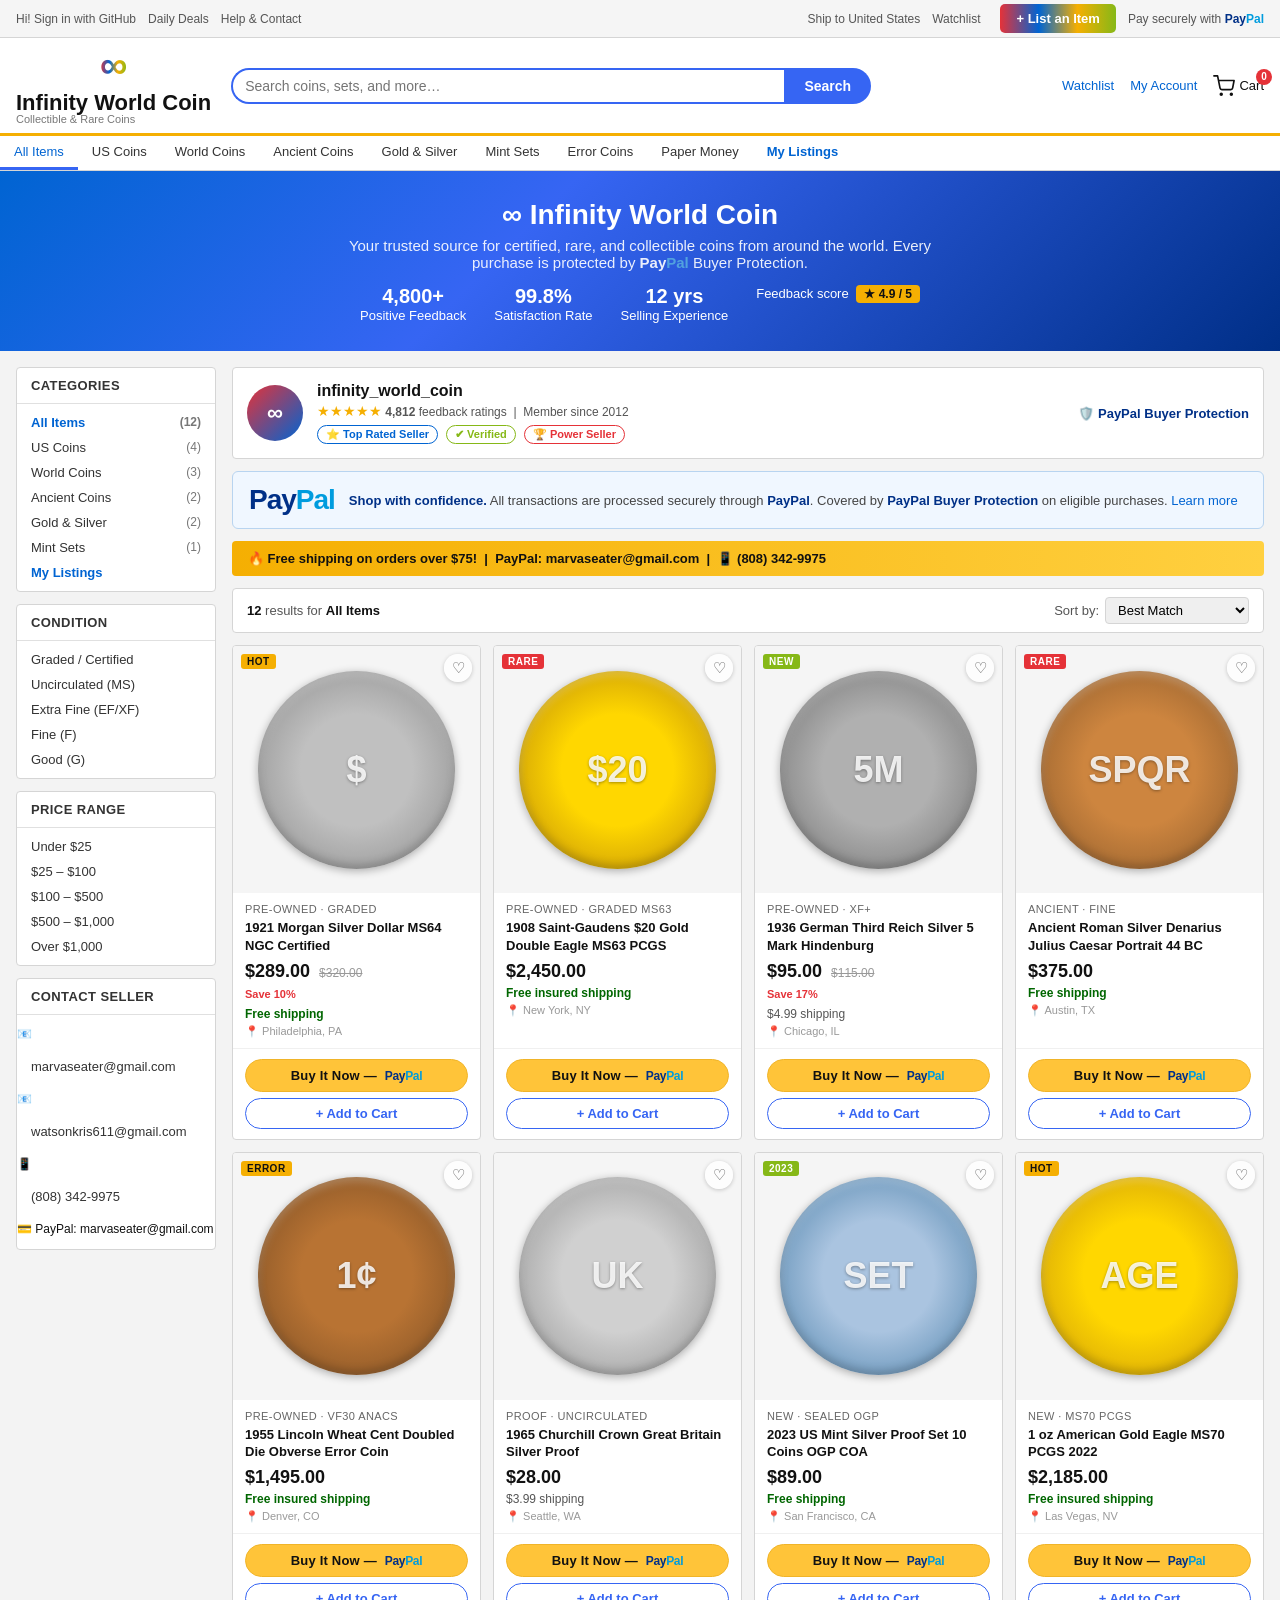
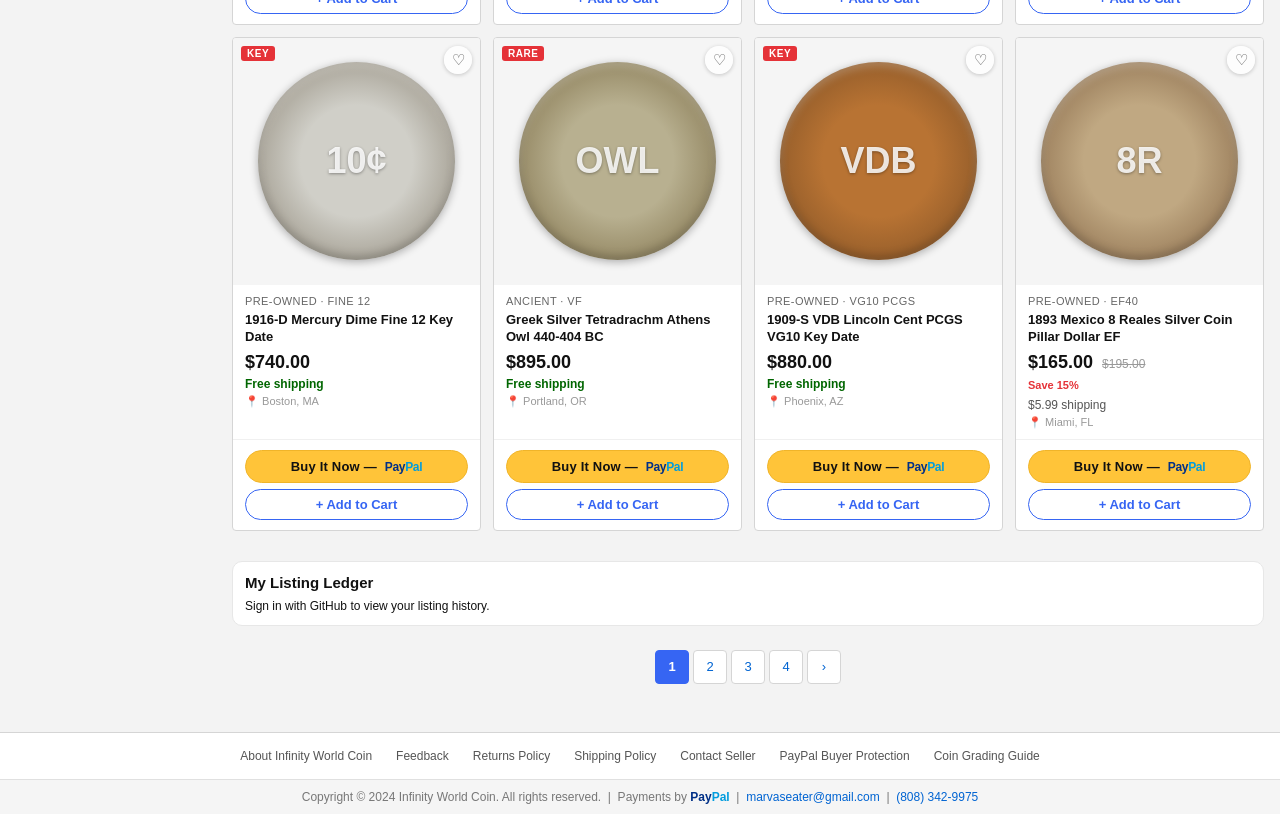
<file: index.html>
<!DOCTYPE html>
<html lang="en">
<head>
  <meta charset="UTF-8" />
  <meta name="viewport" content="width=device-width, initial-scale=1.0" />
  <title>Infinity World Coin – Collectible Coins Store</title>
  <link rel="stylesheet" href="styles.css" />
  <style>
    .inf-symbol{font-size:2.4rem;font-weight:900;background:linear-gradient(90deg,#e53238 0%,#0064d2 35%,#f5af02 65%,#86b817 100%);-webkit-background-clip:text;-webkit-text-fill-color:transparent;background-clip:text;line-height:1}
    .inf-logo-wrap{display:flex;align-items:center;gap:8px}
    .inf-wordmark .w1{font-size:22px;font-weight:900;color:#111}
    .inf-wordmark .w2{font-size:11px;color:#777;display:block}
    .iwc-modal{position:fixed;inset:0;background:rgba(0,0,0,.75);z-index:1000;display:none;align-items:center;justify-content:center;padding:16px}
    .iwc-modal.open{display:flex}
    .iwc-box{background:#fff;border-radius:10px;padding:24px;width:100%;max-width:440px;max-height:90vh;overflow-y:auto}
    .iwc-box h3{font-size:18px;font-weight:700;margin-bottom:16px}
    .iwc-box label{display:block;font-size:12px;font-weight:700;color:#555;margin-bottom:3px;margin-top:10px}
    .iwc-box input,.iwc-box textarea,.iwc-box select{width:100%;padding:9px;border:1px solid #ccc;border-radius:5px;font-size:13px;margin-bottom:2px;font-family:inherit}
    .iwc-box textarea{min-height:60px;resize:vertical}
    .mrow{display:flex;gap:8px;margin-top:14px}
    .mbtn{flex:1;padding:10px;border-radius:6px;font-weight:700;font-size:13px;cursor:pointer;border:none}
    .mbtn.confirm{background:linear-gradient(90deg,#e53238,#0064d2);color:#fff}
    .mbtn.cancel{background:#f5f5f5;color:#555;border:1px solid #ccc}
    .gh-note{font-size:11px;color:#666;background:#f6f8fa;padding:8px;border-radius:4px;line-height:1.5;margin-bottom:12px}
    .gh-note a{color:#0064d2}
    .gh-note code{background:#eee;padding:1px 4px;border-radius:3px}
    #add-listing-btn{background:linear-gradient(90deg,#e53238,#0064d2,#f5af02,#86b817);color:#fff;border:none;padding:7px 16px;border-radius:5px;font-weight:700;font-size:13px;cursor:pointer;margin-left:8px}
    .upload-hint{font-size:11px;color:#666;margin-top:4px}
    #l-image-preview{margin-top:8px;width:160px;height:160px;border:1px solid #ddd;border-radius:6px;object-fit:cover;display:none}
    .listing-photo{width:100%;height:100%;object-fit:cover;border-radius:10px}
    .ledger-card{margin-top:18px;background:#fff;border:1px solid #e7e7e7;border-radius:10px;padding:12px}
    .ledger-entry{font-size:12px;color:#444;padding:7px 0;border-bottom:1px solid #f0f0f0}
    .ledger-entry:last-child{border-bottom:none}
  </style>
</head>
<body>

<div class="top-bar">
  <div class="top-bar-left">
    <span id="greeting-text">Hi! <a href="#" onclick="openGHModal();return false">Sign in with GitHub</a></span>
    <a href="#">Daily Deals</a>
    <a href="#contact-section">Help &amp; Contact</a>
  </div>
  <div class="top-bar-right">
    <a href="#">Ship to United States</a>
    <a href="#watchlist">Watchlist</a>
    <button id="add-listing-btn" onclick="openListingModal()">+ List an Item</button>
    <a href="https://www.paypal.com" target="_blank" rel="noopener">Pay securely with <strong><span style="color:#003087">Pay</span><span style="color:#009cde">Pal</span></strong></a>
  </div>
</div>

<header class="site-header">
  <div class="header-inner">
    <a href="index.html" class="store-logo inf-logo-wrap" style="text-decoration:none">
      <div class="inf-symbol">∞</div>
      <div class="inf-wordmark">
        <span class="w1">Infinity World Coin</span>
        <span class="w2">Collectible &amp; Rare Coins</span>
      </div>
    </a>
    <form class="search-form" onsubmit="return searchItems(event)">
      <input type="text" id="searchInput" placeholder="Search coins, sets, and more…" aria-label="Search store" />
      <button type="submit">Search</button>
    </form>
    <div class="header-actions">
      <a href="#watchlist">Watchlist</a>
      <a href="#" onclick="openGHModal();return false" id="account-link">My Account</a>
      <a href="https://www.paypal.com/webapps/mpp/cart" target="_blank" rel="noopener" class="cart-icon" title="View PayPal Cart">
        <svg viewBox="0 0 24 24" fill="none" stroke="currentColor" stroke-width="1.8" stroke-linecap="round" stroke-linejoin="round"><circle cx="9" cy="21" r="1"/><circle cx="20" cy="21" r="1"/><path d="M1 1h4l2.68 13.39a2 2 0 0 0 2 1.61h9.72a2 2 0 0 0 2-1.61L23 6H6"/></svg>
        <span id="cartCount" class="cart-badge">0</span>Cart
      </a>
    </div>
  </div>
</header>

<nav class="category-nav" aria-label="Store categories">
  <ul>
    <li><a href="#" class="active" onclick="filterCategory('all',this)">All Items</a></li>
    <li><a href="#" onclick="filterCategory('us',this)">US Coins</a></li>
    <li><a href="#" onclick="filterCategory('world',this)">World Coins</a></li>
    <li><a href="#" onclick="filterCategory('ancient',this)">Ancient Coins</a></li>
    <li><a href="#" onclick="filterCategory('gold',this)">Gold &amp; Silver</a></li>
    <li><a href="#" onclick="filterCategory('set',this)">Mint Sets</a></li>
    <li><a href="#" onclick="filterCategory('error',this)">Error Coins</a></li>
    <li><a href="#" onclick="filterCategory('note',this)">Paper Money</a></li>
    <li><a href="#" onclick="filterCategory('mine',this)" style="color:#0064d2;font-weight:700">My Listings</a></li>
  </ul>
</nav>

<div class="store-banner">
  <h1>∞ Infinity World Coin</h1>
  <p>Your trusted source for certified, rare, and collectible coins from around the world. Every purchase is protected by <strong>Pay<span style="color:#56aadf">Pal</span></strong> Buyer Protection.</p>
  <div class="banner-stats">
    <div class="banner-stat"><strong>4,800+</strong> Positive Feedback</div>
    <div class="banner-stat"><strong>99.8%</strong> Satisfaction Rate</div>
    <div class="banner-stat"><strong>12 yrs</strong> Selling Experience</div>
    <div class="banner-stat">Feedback score <span class="feedback-score">★ 4.9 / 5</span></div>
  </div>
</div>

<div class="page-container">
  <aside class="sidebar">
    <div class="sidebar-section">
      <h3>Categories</h3>
      <ul>
        <li><a href="#" class="active" onclick="filterCategory('all',this)">All Items <span class="count">(12)</span></a></li>
        <li><a href="#" onclick="filterCategory('us',this)">US Coins <span class="count">(4)</span></a></li>
        <li><a href="#" onclick="filterCategory('world',this)">World Coins <span class="count">(3)</span></a></li>
        <li><a href="#" onclick="filterCategory('ancient',this)">Ancient Coins <span class="count">(2)</span></a></li>
        <li><a href="#" onclick="filterCategory('gold',this)">Gold &amp; Silver <span class="count">(2)</span></a></li>
        <li><a href="#" onclick="filterCategory('set',this)">Mint Sets <span class="count">(1)</span></a></li>
        <li><a href="#" onclick="filterCategory('mine',this)" style="color:#0064d2;font-weight:700">My Listings</a></li>
      </ul>
    </div>
    <div class="sidebar-section">
      <h3>Condition</h3>
      <ul>
        <li><a href="#">Graded / Certified</a></li>
        <li><a href="#">Uncirculated (MS)</a></li>
        <li><a href="#">Extra Fine (EF/XF)</a></li>
        <li><a href="#">Fine (F)</a></li>
        <li><a href="#">Good (G)</a></li>
      </ul>
    </div>
    <div class="sidebar-section">
      <h3>Price Range</h3>
      <ul>
        <li><a href="#">Under $25</a></li>
        <li><a href="#">$25 – $100</a></li>
        <li><a href="#">$100 – $500</a></li>
        <li><a href="#">$500 – $1,000</a></li>
        <li><a href="#">Over $1,000</a></li>
      </ul>
    </div>
    <div class="sidebar-section" id="contact-section">
      <h3>Contact Seller</h3>
      <ul style="font-size:12px;line-height:2.2">
        <li>📧 <a href="mailto:marvaseater@gmail.com">marvaseater@gmail.com</a></li>
        <li>📧 <a href="mailto:watsonkris611@gmail.com">watsonkris611@gmail.com</a></li>
        <li>📱 <a href="tel:8083429975">(808) 342-9975</a></li>
        <li>💳 PayPal: marvaseater@gmail.com</li>
      </ul>
    </div>
  </aside>

  <main class="main-content">
    <div class="seller-panel">
      <div class="seller-avatar" style="background:linear-gradient(135deg,#e53238,#0064d2);color:#fff;font-size:1.4rem">∞</div>
      <div class="seller-info">
        <div class="seller-name">infinity_world_coin</div>
        <div class="seller-meta"><span class="seller-stars">★★★★★</span> <strong>4,812</strong> feedback ratings &nbsp;|&nbsp; Member since 2012</div>
        <div class="seller-badges">
          <span class="seller-badge badge-toprated">⭐ Top Rated Seller</span>
          <span class="seller-badge badge-verified">✔ Verified</span>
          <span class="seller-badge badge-powerseller">🏆 Power Seller</span>
        </div>
      </div>
      <a href="https://www.paypal.com/us/webapps/mpp/buyer-protection" target="_blank" rel="noopener" style="margin-left:auto;font-size:13px;color:#003087;font-weight:600">🛡️ PayPal Buyer Protection</a>
    </div>

    <div class="paypal-trust">
      <div class="pp-big-logo"><span class="pp-blue">Pay</span><span class="pp-sky">Pal</span></div>
      <p><strong>Shop with confidence.</strong> All transactions are processed securely through <strong>PayPal</strong>. Covered by <strong>PayPal Buyer Protection</strong> on eligible purchases. <a href="https://www.paypal.com/us/webapps/mpp/buyer-protection" target="_blank" rel="noopener">Learn more</a></p>
    </div>

    <div class="featured-banner">🔥 Free shipping on orders over $75! &nbsp;|&nbsp; PayPal: marvaseater@gmail.com &nbsp;|&nbsp; 📱 (808) 342-9975</div>

    <div class="results-bar">
      <span class="results-count"><strong id="resultCount">12</strong> results for <strong id="resultCategory">All Items</strong></span>
      <div class="sort-select">
        <label for="sortBy">Sort by:</label>
        <select id="sortBy" onchange="sortItems(this.value)">
          <option value="best">Best Match</option>
          <option value="price_asc">Price: Low to High</option>
          <option value="price_desc">Price: High to Low</option>
          <option value="newest">Newly Listed</option>
        </select>
      </div>
    </div>

    <p class="no-results-msg" id="noResults">No coins found matching your search. Try different keywords.</p>

    <div class="product-grid" id="productGrid">

      <div class="product-card" data-category="us" data-title="1921 Morgan Silver Dollar MS64 NGC Certified" data-price="289">
        <div class="card-image"><div class="coin-placeholder" style="background:radial-gradient(circle,#c0c0c0 40%,#8a8a8a 100%)">$</div><span class="badge-corner badge-hot">HOT</span><button class="watchlist-btn" onclick="toggleWatch(this)" title="Add to watchlist">♡</button></div>
        <div class="card-body"><div class="card-condition">Pre-Owned · Graded</div><div class="card-title"><a href="#">1921 Morgan Silver Dollar MS64 NGC Certified</a></div><div class="card-price">$289.00 <span class="price-was">$320.00</span><br><span class="price-save">Save 10%</span></div><div class="card-shipping"><span class="free-ship">Free shipping</span></div><div class="card-location">📍 Philadelphia, PA</div></div>
        <div class="card-footer"><form action="https://www.paypal.com/cgi-bin/webscr" method="post" target="_blank"><input type="hidden" name="cmd" value="_xclick"><input type="hidden" name="business" value="marvaseater@gmail.com"><input type="hidden" name="item_name" value="1921 Morgan Silver Dollar MS64 NGC Certified"><input type="hidden" name="amount" value="289.00"><input type="hidden" name="currency_code" value="USD"><input type="hidden" name="shipping" value="0"><button type="submit" class="btn-buy-now">Buy It Now — <span class="pp-logo"><span class="pp-blue">Pay</span><span class="pp-sky">Pal</span></span></button></form><form action="https://www.paypal.com/cgi-bin/webscr" method="post" target="_blank"><input type="hidden" name="cmd" value="_cart"><input type="hidden" name="add" value="1"><input type="hidden" name="business" value="marvaseater@gmail.com"><input type="hidden" name="item_name" value="1921 Morgan Silver Dollar MS64 NGC Certified"><input type="hidden" name="amount" value="289.00"><input type="hidden" name="currency_code" value="USD"><input type="hidden" name="shipping" value="0"><button type="submit" class="btn-add-cart">+ Add to Cart</button></form></div>
      </div>

      <div class="product-card" data-category="gold" data-title="1908 Saint-Gaudens $20 Gold Double Eagle MS63 PCGS" data-price="2450">
        <div class="card-image"><div class="coin-placeholder" style="background:radial-gradient(circle,#ffd700 40%,#b8860b 100%)">$20</div><span class="badge-corner">RARE</span><button class="watchlist-btn" onclick="toggleWatch(this)">♡</button></div>
        <div class="card-body"><div class="card-condition">Pre-Owned · Graded MS63</div><div class="card-title"><a href="#">1908 Saint-Gaudens $20 Gold Double Eagle MS63 PCGS</a></div><div class="card-price">$2,450.00</div><div class="card-shipping"><span class="free-ship">Free insured shipping</span></div><div class="card-location">📍 New York, NY</div></div>
        <div class="card-footer"><form action="https://www.paypal.com/cgi-bin/webscr" method="post" target="_blank"><input type="hidden" name="cmd" value="_xclick"><input type="hidden" name="business" value="marvaseater@gmail.com"><input type="hidden" name="item_name" value="1908 Saint-Gaudens $20 Gold Double Eagle MS63 PCGS"><input type="hidden" name="amount" value="2450.00"><input type="hidden" name="currency_code" value="USD"><input type="hidden" name="shipping" value="0"><button type="submit" class="btn-buy-now">Buy It Now — <span class="pp-logo"><span class="pp-blue">Pay</span><span class="pp-sky">Pal</span></span></button></form><form action="https://www.paypal.com/cgi-bin/webscr" method="post" target="_blank"><input type="hidden" name="cmd" value="_cart"><input type="hidden" name="add" value="1"><input type="hidden" name="business" value="marvaseater@gmail.com"><input type="hidden" name="item_name" value="1908 Saint-Gaudens $20 Gold Double Eagle MS63 PCGS"><input type="hidden" name="amount" value="2450.00"><input type="hidden" name="currency_code" value="USD"><input type="hidden" name="shipping" value="0"><button type="submit" class="btn-add-cart">+ Add to Cart</button></form></div>
      </div>

      <div class="product-card" data-category="world" data-title="1936 German Third Reich Silver 5 Mark Hindenburg" data-price="95">
        <div class="card-image"><div class="coin-placeholder" style="background:radial-gradient(circle,#b0b0b0 40%,#707070 100%)">5M</div><span class="badge-corner badge-new">NEW</span><button class="watchlist-btn" onclick="toggleWatch(this)">♡</button></div>
        <div class="card-body"><div class="card-condition">Pre-Owned · XF+</div><div class="card-title"><a href="#">1936 German Third Reich Silver 5 Mark Hindenburg</a></div><div class="card-price">$95.00 <span class="price-was">$115.00</span><br><span class="price-save">Save 17%</span></div><div class="card-shipping">$4.99 shipping</div><div class="card-location">📍 Chicago, IL</div></div>
        <div class="card-footer"><form action="https://www.paypal.com/cgi-bin/webscr" method="post" target="_blank"><input type="hidden" name="cmd" value="_xclick"><input type="hidden" name="business" value="marvaseater@gmail.com"><input type="hidden" name="item_name" value="1936 German Third Reich Silver 5 Mark Hindenburg"><input type="hidden" name="amount" value="95.00"><input type="hidden" name="currency_code" value="USD"><input type="hidden" name="shipping" value="4.99"><button type="submit" class="btn-buy-now">Buy It Now — <span class="pp-logo"><span class="pp-blue">Pay</span><span class="pp-sky">Pal</span></span></button></form><form action="https://www.paypal.com/cgi-bin/webscr" method="post" target="_blank"><input type="hidden" name="cmd" value="_cart"><input type="hidden" name="add" value="1"><input type="hidden" name="business" value="marvaseater@gmail.com"><input type="hidden" name="item_name" value="1936 German Third Reich Silver 5 Mark Hindenburg"><input type="hidden" name="amount" value="95.00"><input type="hidden" name="currency_code" value="USD"><input type="hidden" name="shipping" value="4.99"><button type="submit" class="btn-add-cart">+ Add to Cart</button></form></div>
      </div>

      <div class="product-card" data-category="ancient" data-title="Ancient Roman Silver Denarius Julius Caesar Portrait 44 BC" data-price="375">
        <div class="card-image"><div class="coin-placeholder" style="background:radial-gradient(circle,#cd853f 40%,#8b5a2b 100%)">SPQR</div><span class="badge-corner">RARE</span><button class="watchlist-btn" onclick="toggleWatch(this)">♡</button></div>
        <div class="card-body"><div class="card-condition">Ancient · Fine</div><div class="card-title"><a href="#">Ancient Roman Silver Denarius Julius Caesar Portrait 44 BC</a></div><div class="card-price">$375.00</div><div class="card-shipping"><span class="free-ship">Free shipping</span></div><div class="card-location">📍 Austin, TX</div></div>
        <div class="card-footer"><form action="https://www.paypal.com/cgi-bin/webscr" method="post" target="_blank"><input type="hidden" name="cmd" value="_xclick"><input type="hidden" name="business" value="marvaseater@gmail.com"><input type="hidden" name="item_name" value="Ancient Roman Silver Denarius Julius Caesar Portrait 44 BC"><input type="hidden" name="amount" value="375.00"><input type="hidden" name="currency_code" value="USD"><input type="hidden" name="shipping" value="0"><button type="submit" class="btn-buy-now">Buy It Now — <span class="pp-logo"><span class="pp-blue">Pay</span><span class="pp-sky">Pal</span></span></button></form><form action="https://www.paypal.com/cgi-bin/webscr" method="post" target="_blank"><input type="hidden" name="cmd" value="_cart"><input type="hidden" name="add" value="1"><input type="hidden" name="business" value="marvaseater@gmail.com"><input type="hidden" name="item_name" value="Ancient Roman Silver Denarius Julius Caesar Portrait 44 BC"><input type="hidden" name="amount" value="375.00"><input type="hidden" name="currency_code" value="USD"><input type="hidden" name="shipping" value="0"><button type="submit" class="btn-add-cart">+ Add to Cart</button></form></div>
      </div>

      <div class="product-card" data-category="us" data-title="1955 Lincoln Wheat Cent Doubled Die Obverse Error Coin" data-price="1495">
        <div class="card-image"><div class="coin-placeholder" style="background:radial-gradient(circle,#b87333 40%,#7a4d24 100%)">1¢</div><span class="badge-corner badge-hot">ERROR</span><button class="watchlist-btn" onclick="toggleWatch(this)">♡</button></div>
        <div class="card-body"><div class="card-condition">Pre-Owned · VF30 ANACS</div><div class="card-title"><a href="#">1955 Lincoln Wheat Cent Doubled Die Obverse Error Coin</a></div><div class="card-price">$1,495.00</div><div class="card-shipping"><span class="free-ship">Free insured shipping</span></div><div class="card-location">📍 Denver, CO</div></div>
        <div class="card-footer"><form action="https://www.paypal.com/cgi-bin/webscr" method="post" target="_blank"><input type="hidden" name="cmd" value="_xclick"><input type="hidden" name="business" value="marvaseater@gmail.com"><input type="hidden" name="item_name" value="1955 Lincoln Wheat Cent Doubled Die Obverse Error Coin"><input type="hidden" name="amount" value="1495.00"><input type="hidden" name="currency_code" value="USD"><input type="hidden" name="shipping" value="0"><button type="submit" class="btn-buy-now">Buy It Now — <span class="pp-logo"><span class="pp-blue">Pay</span><span class="pp-sky">Pal</span></span></button></form><form action="https://www.paypal.com/cgi-bin/webscr" method="post" target="_blank"><input type="hidden" name="cmd" value="_cart"><input type="hidden" name="add" value="1"><input type="hidden" name="business" value="marvaseater@gmail.com"><input type="hidden" name="item_name" value="1955 Lincoln Wheat Cent Doubled Die Obverse Error Coin"><input type="hidden" name="amount" value="1495.00"><input type="hidden" name="currency_code" value="USD"><input type="hidden" name="shipping" value="0"><button type="submit" class="btn-add-cart">+ Add to Cart</button></form></div>
      </div>

      <div class="product-card" data-category="world" data-title="1965 Churchill Crown Great Britain Silver Proof" data-price="28">
        <div class="card-image"><div class="coin-placeholder" style="background:radial-gradient(circle,#d0d0d0 40%,#909090 100%)">UK</div><button class="watchlist-btn" onclick="toggleWatch(this)">♡</button></div>
        <div class="card-body"><div class="card-condition">Proof · Uncirculated</div><div class="card-title"><a href="#">1965 Churchill Crown Great Britain Silver Proof</a></div><div class="card-price">$28.00</div><div class="card-shipping">$3.99 shipping</div><div class="card-location">📍 Seattle, WA</div></div>
        <div class="card-footer"><form action="https://www.paypal.com/cgi-bin/webscr" method="post" target="_blank"><input type="hidden" name="cmd" value="_xclick"><input type="hidden" name="business" value="marvaseater@gmail.com"><input type="hidden" name="item_name" value="1965 Churchill Crown Great Britain Silver Proof"><input type="hidden" name="amount" value="28.00"><input type="hidden" name="currency_code" value="USD"><input type="hidden" name="shipping" value="3.99"><button type="submit" class="btn-buy-now">Buy It Now — <span class="pp-logo"><span class="pp-blue">Pay</span><span class="pp-sky">Pal</span></span></button></form><form action="https://www.paypal.com/cgi-bin/webscr" method="post" target="_blank"><input type="hidden" name="cmd" value="_cart"><input type="hidden" name="add" value="1"><input type="hidden" name="business" value="marvaseater@gmail.com"><input type="hidden" name="item_name" value="1965 Churchill Crown Great Britain Silver Proof"><input type="hidden" name="amount" value="28.00"><input type="hidden" name="currency_code" value="USD"><input type="hidden" name="shipping" value="3.99"><button type="submit" class="btn-add-cart">+ Add to Cart</button></form></div>
      </div>

      <div class="product-card" data-category="set" data-title="2023 US Mint Silver Proof Set 10 Coins OGP COA" data-price="89">
        <div class="card-image"><div class="coin-placeholder" style="background:radial-gradient(circle,#aac4e0 40%,#4a7fa8 100%)">SET</div><span class="badge-corner badge-new">2023</span><button class="watchlist-btn" onclick="toggleWatch(this)">♡</button></div>
        <div class="card-body"><div class="card-condition">New · Sealed OGP</div><div class="card-title"><a href="#">2023 US Mint Silver Proof Set 10 Coins OGP COA</a></div><div class="card-price">$89.00</div><div class="card-shipping"><span class="free-ship">Free shipping</span></div><div class="card-location">📍 San Francisco, CA</div></div>
        <div class="card-footer"><form action="https://www.paypal.com/cgi-bin/webscr" method="post" target="_blank"><input type="hidden" name="cmd" value="_xclick"><input type="hidden" name="business" value="marvaseater@gmail.com"><input type="hidden" name="item_name" value="2023 US Mint Silver Proof Set 10 Coins OGP COA"><input type="hidden" name="amount" value="89.00"><input type="hidden" name="currency_code" value="USD"><input type="hidden" name="shipping" value="0"><button type="submit" class="btn-buy-now">Buy It Now — <span class="pp-logo"><span class="pp-blue">Pay</span><span class="pp-sky">Pal</span></span></button></form><form action="https://www.paypal.com/cgi-bin/webscr" method="post" target="_blank"><input type="hidden" name="cmd" value="_cart"><input type="hidden" name="add" value="1"><input type="hidden" name="business" value="marvaseater@gmail.com"><input type="hidden" name="item_name" value="2023 US Mint Silver Proof Set 10 Coins OGP COA"><input type="hidden" name="amount" value="89.00"><input type="hidden" name="currency_code" value="USD"><input type="hidden" name="shipping" value="0"><button type="submit" class="btn-add-cart">+ Add to Cart</button></form></div>
      </div>

      <div class="product-card" data-category="gold" data-title="1 oz American Gold Eagle MS70 PCGS 2022" data-price="2185">
        <div class="card-image"><div class="coin-placeholder" style="background:radial-gradient(circle,#ffd700 40%,#c8960c 100%)">AGE</div><span class="badge-corner badge-hot">HOT</span><button class="watchlist-btn" onclick="toggleWatch(this)">♡</button></div>
        <div class="card-body"><div class="card-condition">New · MS70 PCGS</div><div class="card-title"><a href="#">1 oz American Gold Eagle MS70 PCGS 2022</a></div><div class="card-price">$2,185.00</div><div class="card-shipping"><span class="free-ship">Free insured shipping</span></div><div class="card-location">📍 Las Vegas, NV</div></div>
        <div class="card-footer"><form action="https://www.paypal.com/cgi-bin/webscr" method="post" target="_blank"><input type="hidden" name="cmd" value="_xclick"><input type="hidden" name="business" value="marvaseater@gmail.com"><input type="hidden" name="item_name" value="1 oz American Gold Eagle MS70 PCGS 2022"><input type="hidden" name="amount" value="2185.00"><input type="hidden" name="currency_code" value="USD"><input type="hidden" name="shipping" value="0"><button type="submit" class="btn-buy-now">Buy It Now — <span class="pp-logo"><span class="pp-blue">Pay</span><span class="pp-sky">Pal</span></span></button></form><form action="https://www.paypal.com/cgi-bin/webscr" method="post" target="_blank"><input type="hidden" name="cmd" value="_cart"><input type="hidden" name="add" value="1"><input type="hidden" name="business" value="marvaseater@gmail.com"><input type="hidden" name="item_name" value="1 oz American Gold Eagle MS70 PCGS 2022"><input type="hidden" name="amount" value="2185.00"><input type="hidden" name="currency_code" value="USD"><input type="hidden" name="shipping" value="0"><button type="submit" class="btn-add-cart">+ Add to Cart</button></form></div>
      </div>

      <div class="product-card" data-category="us" data-title="1916-D Mercury Dime Fine 12 Key Date" data-price="740">
        <div class="card-image"><div class="coin-placeholder" style="background:radial-gradient(circle,#d0cfc8 40%,#888070 100%)">10¢</div><span class="badge-corner">KEY</span><button class="watchlist-btn" onclick="toggleWatch(this)">♡</button></div>
        <div class="card-body"><div class="card-condition">Pre-Owned · Fine 12</div><div class="card-title"><a href="#">1916-D Mercury Dime Fine 12 Key Date</a></div><div class="card-price">$740.00</div><div class="card-shipping"><span class="free-ship">Free shipping</span></div><div class="card-location">📍 Boston, MA</div></div>
        <div class="card-footer"><form action="https://www.paypal.com/cgi-bin/webscr" method="post" target="_blank"><input type="hidden" name="cmd" value="_xclick"><input type="hidden" name="business" value="marvaseater@gmail.com"><input type="hidden" name="item_name" value="1916-D Mercury Dime Fine 12 Key Date"><input type="hidden" name="amount" value="740.00"><input type="hidden" name="currency_code" value="USD"><input type="hidden" name="shipping" value="0"><button type="submit" class="btn-buy-now">Buy It Now — <span class="pp-logo"><span class="pp-blue">Pay</span><span class="pp-sky">Pal</span></span></button></form><form action="https://www.paypal.com/cgi-bin/webscr" method="post" target="_blank"><input type="hidden" name="cmd" value="_cart"><input type="hidden" name="add" value="1"><input type="hidden" name="business" value="marvaseater@gmail.com"><input type="hidden" name="item_name" value="1916-D Mercury Dime Fine 12 Key Date"><input type="hidden" name="amount" value="740.00"><input type="hidden" name="currency_code" value="USD"><input type="hidden" name="shipping" value="0"><button type="submit" class="btn-add-cart">+ Add to Cart</button></form></div>
      </div>

      <div class="product-card" data-category="ancient" data-title="Greek Silver Tetradrachm Athens Owl 440-404 BC" data-price="895">
        <div class="card-image"><div class="coin-placeholder" style="background:radial-gradient(circle,#b8b090 40%,#786840 100%)">OWL</div><span class="badge-corner">RARE</span><button class="watchlist-btn" onclick="toggleWatch(this)">♡</button></div>
        <div class="card-body"><div class="card-condition">Ancient · VF</div><div class="card-title"><a href="#">Greek Silver Tetradrachm Athens Owl 440-404 BC</a></div><div class="card-price">$895.00</div><div class="card-shipping"><span class="free-ship">Free shipping</span></div><div class="card-location">📍 Portland, OR</div></div>
        <div class="card-footer"><form action="https://www.paypal.com/cgi-bin/webscr" method="post" target="_blank"><input type="hidden" name="cmd" value="_xclick"><input type="hidden" name="business" value="marvaseater@gmail.com"><input type="hidden" name="item_name" value="Greek Silver Tetradrachm Athens Owl 440-404 BC"><input type="hidden" name="amount" value="895.00"><input type="hidden" name="currency_code" value="USD"><input type="hidden" name="shipping" value="0"><button type="submit" class="btn-buy-now">Buy It Now — <span class="pp-logo"><span class="pp-blue">Pay</span><span class="pp-sky">Pal</span></span></button></form><form action="https://www.paypal.com/cgi-bin/webscr" method="post" target="_blank"><input type="hidden" name="cmd" value="_cart"><input type="hidden" name="add" value="1"><input type="hidden" name="business" value="marvaseater@gmail.com"><input type="hidden" name="item_name" value="Greek Silver Tetradrachm Athens Owl 440-404 BC"><input type="hidden" name="amount" value="895.00"><input type="hidden" name="currency_code" value="USD"><input type="hidden" name="shipping" value="0"><button type="submit" class="btn-add-cart">+ Add to Cart</button></form></div>
      </div>

      <div class="product-card" data-category="us" data-title="1909-S VDB Lincoln Cent PCGS VG10 Key Date" data-price="880">
        <div class="card-image"><div class="coin-placeholder" style="background:radial-gradient(circle,#b87333 40%,#7a4d24 100%)">VDB</div><span class="badge-corner">KEY</span><button class="watchlist-btn" onclick="toggleWatch(this)">♡</button></div>
        <div class="card-body"><div class="card-condition">Pre-Owned · VG10 PCGS</div><div class="card-title"><a href="#">1909-S VDB Lincoln Cent PCGS VG10 Key Date</a></div><div class="card-price">$880.00</div><div class="card-shipping"><span class="free-ship">Free shipping</span></div><div class="card-location">📍 Phoenix, AZ</div></div>
        <div class="card-footer"><form action="https://www.paypal.com/cgi-bin/webscr" method="post" target="_blank"><input type="hidden" name="cmd" value="_xclick"><input type="hidden" name="business" value="marvaseater@gmail.com"><input type="hidden" name="item_name" value="1909-S VDB Lincoln Cent PCGS VG10 Key Date"><input type="hidden" name="amount" value="880.00"><input type="hidden" name="currency_code" value="USD"><input type="hidden" name="shipping" value="0"><button type="submit" class="btn-buy-now">Buy It Now — <span class="pp-logo"><span class="pp-blue">Pay</span><span class="pp-sky">Pal</span></span></button></form><form action="https://www.paypal.com/cgi-bin/webscr" method="post" target="_blank"><input type="hidden" name="cmd" value="_cart"><input type="hidden" name="add" value="1"><input type="hidden" name="business" value="marvaseater@gmail.com"><input type="hidden" name="item_name" value="1909-S VDB Lincoln Cent PCGS VG10 Key Date"><input type="hidden" name="amount" value="880.00"><input type="hidden" name="currency_code" value="USD"><input type="hidden" name="shipping" value="0"><button type="submit" class="btn-add-cart">+ Add to Cart</button></form></div>
      </div>

      <div class="product-card" data-category="world" data-title="1893 Mexico 8 Reales Silver Coin Pillar Dollar EF" data-price="165">
        <div class="card-image"><div class="coin-placeholder" style="background:radial-gradient(circle,#c0a882 40%,#806040 100%)">8R</div><button class="watchlist-btn" onclick="toggleWatch(this)">♡</button></div>
        <div class="card-body"><div class="card-condition">Pre-Owned · EF40</div><div class="card-title"><a href="#">1893 Mexico 8 Reales Silver Coin Pillar Dollar EF</a></div><div class="card-price">$165.00 <span class="price-was">$195.00</span><br><span class="price-save">Save 15%</span></div><div class="card-shipping">$5.99 shipping</div><div class="card-location">📍 Miami, FL</div></div>
        <div class="card-footer"><form action="https://www.paypal.com/cgi-bin/webscr" method="post" target="_blank"><input type="hidden" name="cmd" value="_xclick"><input type="hidden" name="business" value="marvaseater@gmail.com"><input type="hidden" name="item_name" value="1893 Mexico 8 Reales Silver Coin Pillar Dollar EF"><input type="hidden" name="amount" value="165.00"><input type="hidden" name="currency_code" value="USD"><input type="hidden" name="shipping" value="5.99"><button type="submit" class="btn-buy-now">Buy It Now — <span class="pp-logo"><span class="pp-blue">Pay</span><span class="pp-sky">Pal</span></span></button></form><form action="https://www.paypal.com/cgi-bin/webscr" method="post" target="_blank"><input type="hidden" name="cmd" value="_cart"><input type="hidden" name="add" value="1"><input type="hidden" name="business" value="marvaseater@gmail.com"><input type="hidden" name="item_name" value="1893 Mexico 8 Reales Silver Coin Pillar Dollar EF"><input type="hidden" name="amount" value="165.00"><input type="hidden" name="currency_code" value="USD"><input type="hidden" name="shipping" value="5.99"><button type="submit" class="btn-add-cart">+ Add to Cart</button></form></div>
      </div>

      <div id="user-listings-anchor"></div>
    </div>
    <div class="ledger-card" id="history-card">
      <h3 style="margin:0 0 8px 0;font-size:15px">My Listing Ledger</h3>
      <div id="ledger-history-list" class="muted" style="font-size:12px">Sign in with GitHub to view your listing history.</div>
    </div>

    <div class="pagination" id="pagination">
      <span class="active">1</span><a href="#">2</a><a href="#">3</a><a href="#">4</a><a href="#">›</a>
    </div>
  </main>
</div>

<footer class="site-footer">
  <div class="footer-links">
    <a href="#">About Infinity World Coin</a>
    <a href="#">Feedback</a>
    <a href="#">Returns Policy</a>
    <a href="#">Shipping Policy</a>
    <a href="mailto:marvaseater@gmail.com">Contact Seller</a>
    <a href="https://www.paypal.com/us/webapps/mpp/buyer-protection" target="_blank" rel="noopener">PayPal Buyer Protection</a>
    <a href="#">Coin Grading Guide</a>
  </div>
  <div class="footer-bottom">
    Copyright © 2024 Infinity World Coin. All rights reserved. &nbsp;|&nbsp;
    Payments by <span class="pp-inline"><span class="pp-blue">Pay</span><span class="pp-sky">Pal</span></span>
    &nbsp;|&nbsp; <a href="mailto:marvaseater@gmail.com">marvaseater@gmail.com</a>
    &nbsp;|&nbsp; <a href="tel:8083429975">(808) 342-9975</a>
  </div>
</footer>

<!-- GITHUB SIGN IN MODAL -->
<div class="iwc-modal" id="gh-modal">
  <div class="iwc-box">
    <h3>Sign in with GitHub</h3>
    <div class="gh-note">Enter your GitHub username and a Personal Access Token with <strong>repo</strong> scope. Your listings save permanently as commits.<br><br>Get one at: <a href="https://github.com/settings/tokens" target="_blank">github.com/settings/tokens</a> → Generate new token (classic) → check <code>repo</code></div>
    <label>GitHub Username</label>
    <input type="text" id="gh-user-input" placeholder="e.g. pewpi-infinity">
    <label>Personal Access Token</label>
    <input type="password" id="gh-token-input" placeholder="ghp_...">
    <div class="mrow">
      <button class="mbtn confirm" onclick="doGHLogin()">Sign In</button>
      <button class="mbtn cancel" onclick="closeModal('gh-modal')">Cancel</button>
    </div>
  </div>
</div>

<!-- ADD LISTING MODAL -->
<div class="iwc-modal" id="listing-modal">
  <div class="iwc-box">
    <h3>∞ List an Item</h3>
    <label>Title</label>
    <input type="text" id="l-title" placeholder="e.g. 1964 Kennedy Half Dollar MS65">
    <label>Category</label>
    <select id="l-cat">
      <option value="us">US Coins</option>
      <option value="world">World Coins</option>
      <option value="ancient">Ancient Coins</option>
      <option value="gold">Gold &amp; Silver</option>
      <option value="set">Mint Sets</option>
      <option value="error">Error Coins</option>
      <option value="note">Paper Money</option>
    </select>
    <label>Price (USD)</label>
    <input type="number" id="l-price" placeholder="0.00" min="0" step="0.01">
    <label>Shipping Cost (0 = Free)</label>
    <input type="number" id="l-ship" placeholder="0.00" min="0" step="0.01" value="0">
    <label>Condition</label>
    <input type="text" id="l-cond" placeholder="e.g. MS65, AU58, Pre-Owned">
    <label>Description</label>
    <textarea id="l-desc" placeholder="Describe the coin…"></textarea>
    <label for="l-image">Image Upload</label>
    <input type="file" id="l-image" accept="image/*" onchange="onListingImageChange()">
    <div class="upload-hint">Auto-crops to a square preview and stores compressed image data for this browser profile.</div>
    <img id="l-image-preview" alt="Listing image preview">
    <label>Location</label>
    <input type="text" id="l-loc" placeholder="e.g. Honolulu, HI">
    <div class="mrow">
      <button class="mbtn cancel" onclick="autofillWithGemma(this)" type="button">Auto-fill with Gemma</button>
      <button class="mbtn confirm" onclick="submitListing()">Post Listing</button>
      <button class="mbtn cancel" onclick="closeModal('listing-modal')">Cancel</button>
    </div>
  </div>
</div>

<div class="iwc-modal" id="ledger-modal">
  <div class="iwc-box">
    <h3>✍ Sign Buyer Ledger</h3>
    <label>Your Buyer Note</label>
    <textarea id="ledger-note" placeholder="e.g. Purchased for collection, payment pending confirmation"></textarea>
    <div class="mrow">
      <button class="mbtn confirm" onclick="signLedgerPurchase()">Sign &amp; Mark Sold</button>
      <button class="mbtn cancel" onclick="closeModal('ledger-modal')">Cancel</button>
    </div>
  </div>
</div>

<script>
var PAYPAL='marvaseater@gmail.com';
var REPO='pewpi-infinity/Infinity-World-Coin';
var ghUser=localStorage.getItem('iwc_gh_user')||'';
var ghToken=sessionStorage.getItem('iwc_gh_token')||'';
var pendingSaleId='';
var listingImageData='';
var MAX_IMAGE_DATA_URL_SIZE=1200000;
var GEMMA_ENDPOINT=(function(){
  var candidate=localStorage.getItem('iwc_gemma_endpoint')||'http://localhost:11434/api/generate';
  return /^https?:\/\/(localhost|127\.0\.0\.1)(:\d+)?\/.+/i.test(candidate)?candidate:'http://localhost:11434/api/generate';
})();

(function(){
  if(ghUser){
    document.getElementById('greeting-text').innerHTML='Hi, <strong>'+ghUser+'</strong>! <a href="#" onclick="signOut();return false" style="color:#e53238">Sign out</a>';
    document.getElementById('account-link').textContent='@'+ghUser;
  }
  loadListings();
})();

function openGHModal(){document.getElementById('gh-modal').classList.add('open');}
function closeModal(id){document.getElementById(id).classList.remove('open');}

function doGHLogin(){
  var u=document.getElementById('gh-user-input').value.trim();
  var t=document.getElementById('gh-token-input').value.trim();
  if(!u||!t){alert('Please enter both fields.');return;}
  ghUser=u;ghToken=t;
  localStorage.setItem('iwc_gh_user',u);
  localStorage.removeItem('iwc_gh_token');
  sessionStorage.setItem('iwc_gh_token',t);
  document.getElementById('greeting-text').innerHTML='Hi, <strong>'+u+'</strong>! <a href="#" onclick="signOut();return false" style="color:#e53238">Sign out</a>';
  document.getElementById('account-link').textContent='@'+u;
  closeModal('gh-modal');
  loadListings();
}

function signOut(){
  ghUser='';ghToken='';
  localStorage.removeItem('iwc_gh_user');
  sessionStorage.removeItem('iwc_gh_token');
  document.getElementById('greeting-text').innerHTML='Hi! <a href="#" onclick="openGHModal();return false">Sign in with GitHub</a>';
  document.getElementById('account-link').textContent='My Account';
  renderLedgerHistory(JSON.parse(localStorage.getItem('iwc_listings')||'[]'));
}

function loadListings(){
  var local=JSON.parse(localStorage.getItem('iwc_listings')||'[]');
  if(ghUser&&ghToken){
    fetch('https://api.github.com/repos/'+REPO+'/contents/listings.json',{headers:{'Authorization':'token '+ghToken,'Accept':'application/vnd.github.v3+json'}})
    .then(function(r){return r.ok?r.json():null;})
    .then(function(d){
      if(d&&d.content){
        try{var l=JSON.parse(atob(d.content.replace(/\n/g,'')));localStorage.setItem('iwc_listings',JSON.stringify(l));renderListings(l);}
        catch(e){renderListings(local);}
      } else renderListings(local);
    }).catch(function(){renderListings(local);});
  } else renderListings(local);
}

function saveListings(listings){
  localStorage.setItem('iwc_listings',JSON.stringify(listings));
  renderListings(listings);
  if(!ghUser||!ghToken)return;
  var content=btoa(unescape(encodeURIComponent(JSON.stringify(listings,null,2))));
  fetch('https://api.github.com/repos/'+REPO+'/contents/listings.json',{headers:{'Authorization':'token '+ghToken,'Accept':'application/vnd.github.v3+json'}})
  .then(function(r){return r.ok?r.json():{};})
  .then(function(ex){
    var body={message:'listing update by '+ghUser,content:content};
    if(ex&&ex.sha)body.sha=ex.sha;
    return fetch('https://api.github.com/repos/'+REPO+'/contents/listings.json',{method:'PUT',headers:{'Authorization':'token '+ghToken,'Content-Type':'application/json','Accept':'application/vnd.github.v3+json'},body:JSON.stringify(body)});
  }).catch(function(e){console.warn('sync failed',e);});
}

function esc(v){
  return String(v||'').replace(/[&<>"']/g,function(c){return {'&':'&amp;','<':'&lt;','>':'&gt;','"':'&quot;',"'":'&#39;'}[c];});
}

function renderLedgerHistory(listings){
  var box=document.getElementById('ledger-history-list');
  if(!ghUser){box.textContent='Sign in with GitHub to view your listing history.';return;}
  var mine=listings.filter(function(l){return l.seller===ghUser||l.soldTo===ghUser;});
  if(!mine.length){box.textContent='No ledger entries yet.';return;}
  box.innerHTML=mine.slice().reverse().map(function(l){
    var status=l.sold?'Sold to @'+esc(l.soldTo||'buyer'):'Active listing';
    var when=l.soldAt?new Date(l.soldAt).toLocaleString():(l.date?new Date(l.date).toLocaleString():'');
    return '<div class="ledger-entry"><strong>'+esc(l.title)+'</strong> — '+status+(when?' <span style="color:#777">('+when+')</span>':'')+'</div>';
  }).join('');
}

function renderListings(listings){
  document.querySelectorAll('.user-listing-card').forEach(function(el){el.remove();});
  var anchor=document.getElementById('user-listings-anchor');
  var activeListings=listings.filter(function(l){return !l.sold;});
  renderLedgerHistory(listings);
  activeListings.forEach(function(l){
    var card=document.createElement('div');
    card.className='product-card user-listing-card';
    card.dataset.category=l.cat||'us';
    card.dataset.title=l.title||'';
    card.dataset.price=l.price||'0';
    card.dataset.mine='true';
    var ship=parseFloat(l.ship||0)===0?'<span class="free-ship">Free shipping</span>':'$'+parseFloat(l.ship).toFixed(2)+' shipping';
    var del=ghUser===l.seller?'<button onclick="deleteListing(\''+l.id+'\')" style="margin-top:6px;padding:3px 10px;background:#fee;border:1px solid #e53238;color:#e53238;border-radius:4px;font-size:11px;cursor:pointer">🗑 Remove</button>':'';
    var sign=ghUser&&ghUser!==l.seller?'<button onclick="openLedgerModal(\''+l.id+'\')" style="margin-top:6px;margin-left:6px;padding:3px 10px;background:#eef8ff;border:1px solid #0064d2;color:#0064d2;border-radius:4px;font-size:11px;cursor:pointer">✍ Sign Buyer Ledger</button>':'';
    var safeImage=(l.image&&String(l.image).indexOf('data:image/')===0)?l.image:'';
    var image=safeImage?'<img src="'+esc(safeImage)+'" class="listing-photo" alt="'+esc(l.title)+'">':'<div class="coin-placeholder" style="background:radial-gradient(circle,#ffd700 40%,#b8860b 100%)">∞</div>';
    card.innerHTML='<div class="card-image">'+image+'<span class="badge-corner badge-new">NEW</span><button class="watchlist-btn" onclick="toggleWatch(this)">♡</button></div>'
      +'<div class="card-body"><div class="card-condition">'+esc(l.cond||'Listed')+'</div><div class="card-title"><a href="#">'+esc(l.title)+'</a></div>'
      +'<div class="card-price">$'+parseFloat(l.price).toLocaleString('en-US',{minimumFractionDigits:2})+'</div>'
      +'<div class="card-shipping">'+ship+'</div>'+(l.loc?'<div class="card-location">📍 '+esc(l.loc)+'</div>':'')
      +(l.desc?'<div style="font-size:11px;color:#555;margin-top:4px">'+esc(l.desc)+'</div>':'')+del+sign+'</div>'
      +'<div class="card-footer"><form action="https://www.paypal.com/cgi-bin/webscr" method="post" target="_blank">'
      +'<input type="hidden" name="cmd" value="_xclick"><input type="hidden" name="business" value="'+PAYPAL+'">'
      +'<input type="hidden" name="item_name" value="'+esc(l.title)+'"><input type="hidden" name="amount" value="'+parseFloat(l.price).toFixed(2)+'">'
      +'<input type="hidden" name="currency_code" value="USD"><input type="hidden" name="shipping" value="'+parseFloat(l.ship||0).toFixed(2)+'">'
      +'<button type="submit" class="btn-buy-now">Buy It Now — <span class="pp-logo"><span class="pp-blue">Pay</span><span class="pp-sky">Pal</span></span></button></form></div>';
    anchor.parentNode.insertBefore(card,anchor);
  });
}

function openListingModal(){
  if(!ghUser){openGHModal();return;}
  document.getElementById('listing-modal').classList.add('open');
}

function submitListing(){
  var title=document.getElementById('l-title').value.trim();
  var price=document.getElementById('l-price').value;
  if(!title||!price){alert('Title and price required.');return;}
  var l={id:Date.now().toString(36),title:title,cat:document.getElementById('l-cat').value,price:parseFloat(price).toFixed(2),ship:parseFloat(document.getElementById('l-ship').value||0).toFixed(2),cond:document.getElementById('l-cond').value.trim(),desc:document.getElementById('l-desc').value.trim(),loc:document.getElementById('l-loc').value.trim(),image:listingImageData,seller:ghUser,date:new Date().toISOString(),sold:false};
  var listings=JSON.parse(localStorage.getItem('iwc_listings')||'[]');
  listings.unshift(l);
  saveListings(listings);
  closeModal('listing-modal');
  ['l-title','l-price','l-cond','l-desc','l-loc','l-image'].forEach(function(id){document.getElementById(id).value='';});
  document.getElementById('l-ship').value='0';
  document.getElementById('l-image-preview').style.display='none';
  listingImageData='';
}

function deleteListing(id){
  if(!confirm('Remove this listing?'))return;
  var listings=JSON.parse(localStorage.getItem('iwc_listings')||'[]').filter(function(l){return l.id!==id;});
  saveListings(listings);
}

function openLedgerModal(id){
  if(!ghUser){openGHModal();return;}
  var listings=JSON.parse(localStorage.getItem('iwc_listings')||'[]');
  var listing=listings.find(function(l){return l.id===id;});
  if(!listing){alert('Listing not found. Please refresh and try again.');return;}
  if(listing.seller===ghUser){alert('You can only sign another seller\'s listing.');return;}
  pendingSaleId=id;
  document.getElementById('ledger-note').value='';
  document.getElementById('ledger-modal').classList.add('open');
}

function signLedgerPurchase(){
  if(!pendingSaleId||!ghUser)return;
  var note=document.getElementById('ledger-note').value.trim();
  var listings=JSON.parse(localStorage.getItem('iwc_listings')||'[]');
  listings=listings.map(function(l){
    if(l.id!==pendingSaleId)return l;
    l.sold=true;
    l.soldTo=ghUser;
    l.ledgerNote=note;
    l.soldAt=new Date().toISOString();
    return l;
  });
  saveListings(listings);
  closeModal('ledger-modal');
  pendingSaleId='';
}

function onListingImageChange(){
  var file=document.getElementById('l-image').files[0];
  if(!file)return;
  var reader=new FileReader();
  reader.onload=function(ev){
    var img=new Image();
    img.onload=function(){
      var size=Math.min(img.width,img.height);
      var sx=(img.width-size)/2;
      var sy=(img.height-size)/2;
      var canvas=document.createElement('canvas');
      canvas.width=700;canvas.height=700;
      var ctx=canvas.getContext('2d');
      if(!ctx){alert('Image preview is unavailable in this browser.');return;}
      ctx.drawImage(img,sx,sy,size,size,0,0,700,700);
      listingImageData=canvas.toDataURL('image/jpeg',0.88);
      if(listingImageData.length>MAX_IMAGE_DATA_URL_SIZE){
        alert('Image exceeds ~1.14MB limit for browser storage. Please choose a smaller image or reduce quality.');
        document.getElementById('l-image').value='';
        listingImageData='';
        return;
      }
      var preview=document.getElementById('l-image-preview');
      preview.src=listingImageData;
      preview.style.display='block';
    };
    img.src=ev.target.result;
  };
  reader.readAsDataURL(file);
}

function fallbackDraft(){
  var catEl=document.getElementById('l-cat');
  var catText=(catEl.selectedOptions&&catEl.selectedOptions[0]?catEl.selectedOptions[0].textContent:'US Coins');
  var cond=document.getElementById('l-cond').value.trim()||'Collector Grade';
  var loc=document.getElementById('l-loc').value.trim();
  var title=(document.getElementById('l-title').value.trim()||('Rare '+catText+' Coin - '+cond)).slice(0,90);
  var desc='Carefully listed '+catText.toLowerCase()+' item in '+cond+' condition.'+(loc?' Located in '+loc+'.':'');
  return {title:title,description:desc};
}

async function autofillWithGemma(btn){
  if(btn)btn.disabled=true;
  try{
    var catEl=document.getElementById('l-cat');
    var catText=(catEl.selectedOptions&&catEl.selectedOptions[0]?catEl.selectedOptions[0].textContent:'US Coins');
    var cond=document.getElementById('l-cond').value.trim();
    var loc=document.getElementById('l-loc').value.trim();
    var draft=fallbackDraft();
    var prompt='Create concise marketplace JSON with keys title and description for a collectible coin listing. Category: '+catText+'. Condition: '+(cond||'Unknown')+'. Location: '+(loc||'Unknown')+'. Keep title under 90 chars.';
    var controller=new AbortController();
    var timeout=setTimeout(function(){controller.abort();},5000);
    var res;
    try{
      res=await fetch(GEMMA_ENDPOINT,{method:'POST',headers:{'Content-Type':'application/json'},body:JSON.stringify({model:'gemma:2b',stream:false,prompt:prompt}),signal:controller.signal});
    }finally{
      clearTimeout(timeout);
    }
    var out=draft;
    if(res.ok){
      var data=await res.json();
      var raw=(data&&data.response)||'';
      try{
        var jsonMatch=raw.match(/\{[\s\S]*?\}/);
        var parsed=JSON.parse(jsonMatch?jsonMatch[0]:raw);
        out={title:(parsed.title||draft.title),description:(parsed.description||draft.description)};
      }catch(err){console.warn('Gemma parse fallback',err);out=draft;}
    }
    if(!document.getElementById('l-title').value.trim())document.getElementById('l-title').value=out.title;
    if(!document.getElementById('l-desc').value.trim())document.getElementById('l-desc').value=out.description;
  }catch(_){
    var localDraft=fallbackDraft();
    if(!document.getElementById('l-title').value.trim())document.getElementById('l-title').value=localDraft.title;
    if(!document.getElementById('l-desc').value.trim())document.getElementById('l-desc').value=localDraft.description;
  }finally{
    if(btn)btn.disabled=false;
  }
}

function searchItems(e){
  e.preventDefault();
  var q=document.getElementById('searchInput').value.trim().toLowerCase();
  var cards=document.querySelectorAll('#productGrid .product-card');
  var vis=0;
  cards.forEach(function(c){if(!q||c.dataset.title.toLowerCase().includes(q)){c.classList.remove('hidden');vis++;}else c.classList.add('hidden');});
  document.getElementById('resultCount').textContent=vis;
  document.getElementById('resultCategory').textContent=q?'"'+q+'"':'All Items';
  document.getElementById('noResults').style.display=vis===0?'block':'none';
  return false;
}

function filterCategory(cat,link){
  document.querySelectorAll('.category-nav a,.sidebar a').forEach(function(a){a.classList.remove('active');});
  document.querySelectorAll('.category-nav a[onclick*="\''+cat+'\'"],.sidebar a[onclick*="\''+cat+'\'"]').forEach(function(a){a.classList.add('active');});
  var cards=document.querySelectorAll('#productGrid .product-card');
  var vis=0;
  cards.forEach(function(c){
    var show=cat==='all'||(cat==='mine'&&c.dataset.mine==='true')||c.dataset.category===cat;
    if(show){c.classList.remove('hidden');vis++;}else c.classList.add('hidden');
  });
  var labels={all:'All Items',us:'US Coins',world:'World Coins',ancient:'Ancient Coins',gold:'Gold & Silver',set:'Mint Sets',error:'Error Coins',note:'Paper Money',mine:'My Listings'};
  document.getElementById('resultCount').textContent=vis;
  document.getElementById('resultCategory').textContent=labels[cat]||cat;
  document.getElementById('noResults').style.display=vis===0?'block':'none';
  document.getElementById('searchInput').value='';
  return false;
}

function sortItems(val){
  var grid=document.getElementById('productGrid');
  var cards=Array.from(grid.querySelectorAll('.product-card'));
  cards.sort(function(a,b){var pa=parseFloat(a.dataset.price),pb=parseFloat(b.dataset.price);if(val==='price_asc')return pa-pb;if(val==='price_desc')return pb-pa;return 0;});
  var anchor=document.getElementById('user-listings-anchor');
  cards.forEach(function(c){grid.insertBefore(c,anchor);});
}

function toggleWatch(btn){btn.classList.toggle('watched');btn.textContent=btn.classList.contains('watched')?'♥':'♡';}
</script>
</body>
</html>
</file>
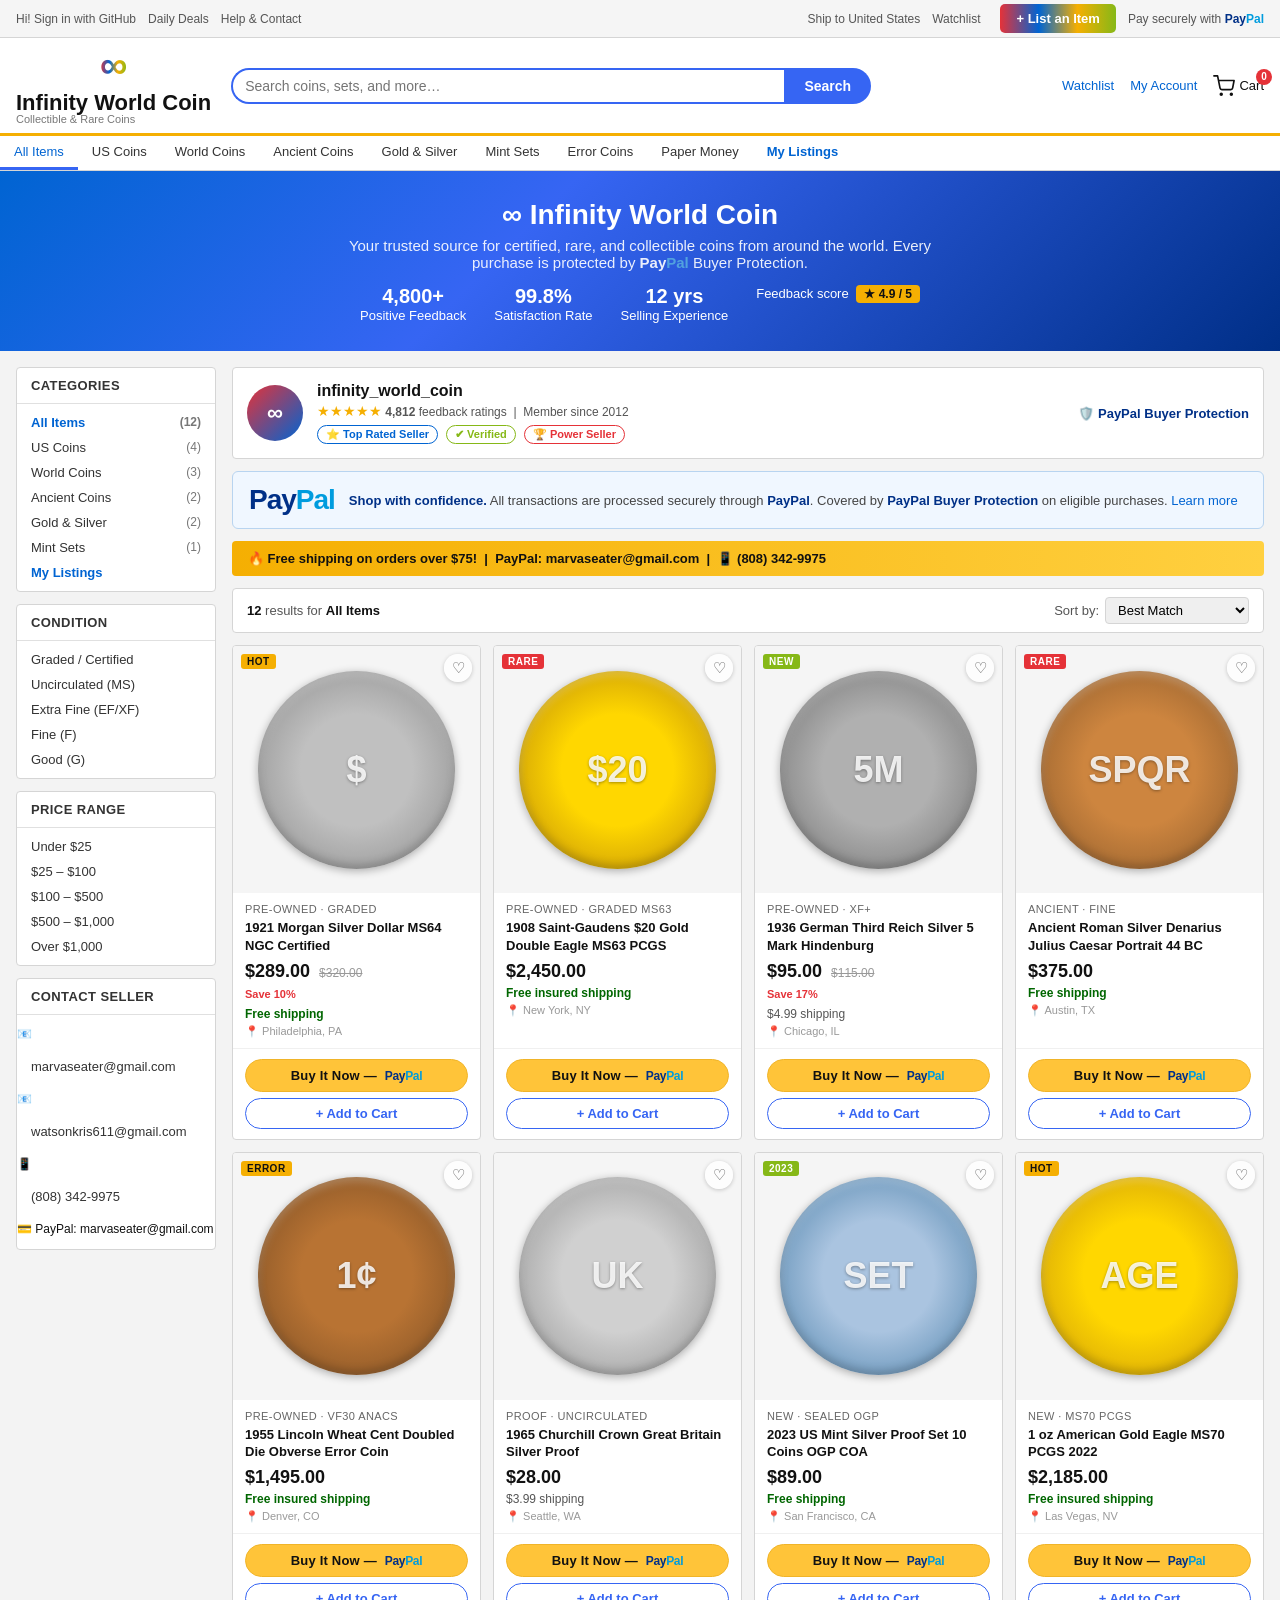
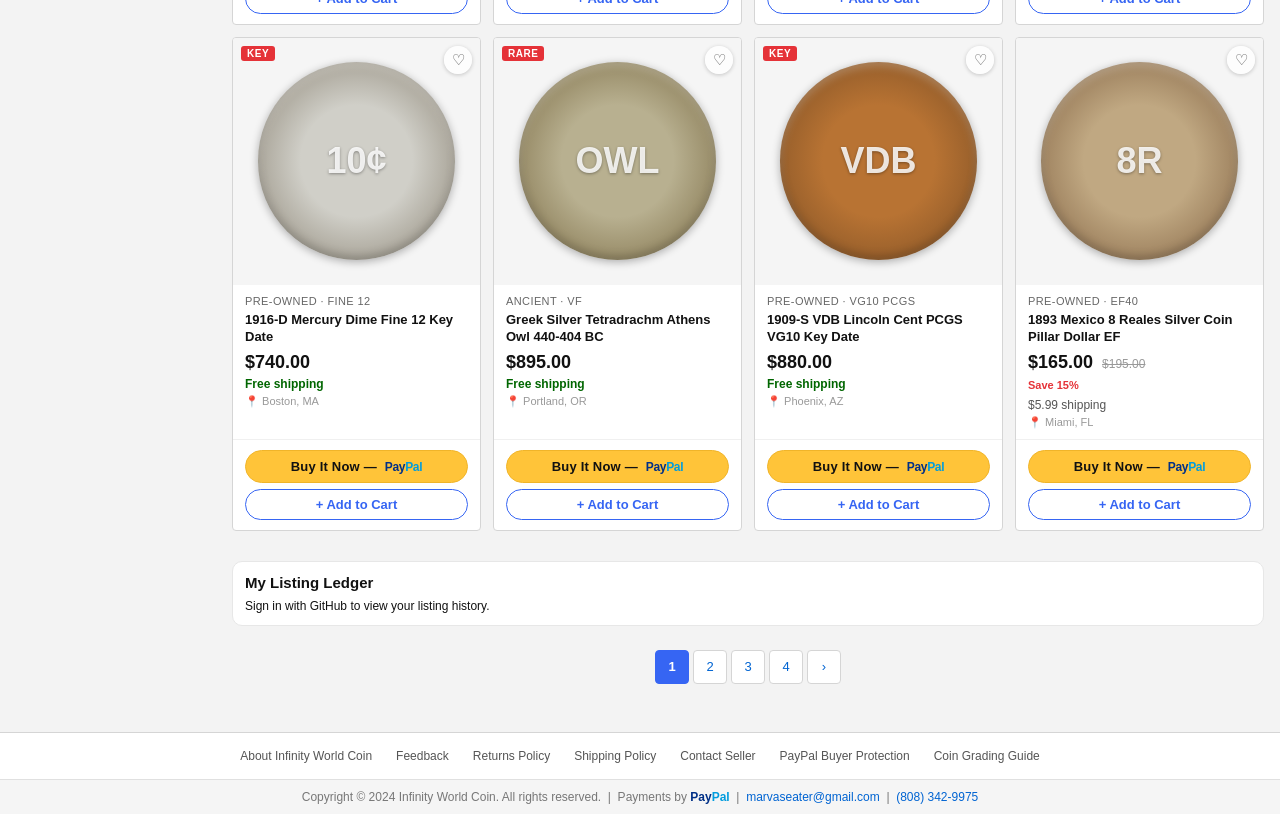
<file: IWX_infex.html>
<!doctype html>
<html lang="en">
<head>
  <meta charset="utf-8" />
  <meta http-equiv="refresh" content="0; url=index.html" />
  <meta name="viewport" content="width=device-width, initial-scale=1" />
  <title>Infinity World Coin</title>
  <script>window.location.replace('index.html');</script>
</head>
<body>
  <p>If you are not redirected automatically, open <a href="index.html">index.html</a>.</p>
</body>
</html>
</file>
<file: styles.css>
/* ========================================================
   Infinity World Coin – eBay-style store stylesheet
   ======================================================== */

/* ── Reset & base ────────────────────────────────────────── */
*, *::before, *::after { box-sizing: border-box; margin: 0; padding: 0; }

body {
  font-family: -apple-system, BlinkMacSystemFont, "Segoe UI", Roboto, Arial, sans-serif;
  font-size: 13px;
  color: #111;
  background: #f3f3f3;
}

a { color: #0064d2; text-decoration: none; }
a:hover { text-decoration: underline; }

/* ── Top utility bar (mimics eBay's gray bar) ────────────── */
.top-bar {
  background: #f5f5f5;
  border-bottom: 1px solid #d5d5d5;
  padding: 4px 16px;
  display: flex;
  justify-content: space-between;
  align-items: center;
  font-size: 12px;
  color: #555;
}

.top-bar a { color: #555; }
.top-bar a:hover { color: #0064d2; text-decoration: underline; }
.top-bar-left { display: flex; gap: 12px; }
.top-bar-right { display: flex; gap: 12px; align-items: center; }

/* ── Main header ─────────────────────────────────────────── */
.site-header {
  background: #fff;
  border-bottom: 3px solid #f5af02;
  padding: 8px 16px;
}

.header-inner {
  max-width: 1280px;
  margin: 0 auto;
  display: flex;
  align-items: center;
  gap: 12px;
  flex-wrap: wrap;
}

/* Logo */
.store-logo {
  display: flex;
  flex-direction: column;
  line-height: 1;
  margin-right: 8px;
  min-width: 160px;
}

.store-logo .logo-name {
  font-size: 26px;
  font-weight: 800;
  letter-spacing: -1px;
}

.logo-i  { color: #e53238; }
.logo-n  { color: #f5af02; }
.logo-f  { color: #86b817; }
.logo-i2 { color: #0064d2; }
.logo-n2 { color: #e53238; }
.logo-i3 { color: #f5af02; }
.logo-t  { color: #86b817; }
.logo-y  { color: #0064d2; }

.store-logo .logo-tagline {
  font-size: 11px;
  color: #666;
  letter-spacing: 0.4px;
  margin-top: 2px;
}

/* Search bar */
.search-form {
  flex: 1;
  display: flex;
  max-width: 640px;
  min-width: 200px;
}

.search-form input[type="text"] {
  flex: 1;
  border: 2px solid #3665f3;
  border-right: none;
  padding: 8px 12px;
  font-size: 14px;
  border-radius: 24px 0 0 24px;
  outline: none;
}

.search-form input[type="text"]:focus {
  border-color: #0064d2;
}

.search-form button {
  background: #3665f3;
  color: #fff;
  border: none;
  padding: 8px 20px;
  font-size: 14px;
  font-weight: 600;
  border-radius: 0 24px 24px 0;
  cursor: pointer;
  white-space: nowrap;
}

.search-form button:hover { background: #0054d1; }

/* Header actions */
.header-actions {
  display: flex;
  gap: 16px;
  align-items: center;
  font-size: 13px;
  margin-left: auto;
}

.cart-icon {
  position: relative;
  display: flex;
  align-items: center;
  gap: 4px;
  font-size: 13px;
  color: #111;
}

.cart-icon svg { width: 22px; height: 22px; }

.cart-badge {
  position: absolute;
  top: -6px;
  right: -8px;
  background: #e53238;
  color: #fff;
  font-size: 10px;
  font-weight: 700;
  border-radius: 50%;
  width: 16px;
  height: 16px;
  display: flex;
  align-items: center;
  justify-content: center;
}

/* ── Category nav bar ────────────────────────────────────── */
.category-nav {
  background: #fff;
  border-bottom: 1px solid #d5d5d5;
}

.category-nav ul {
  max-width: 1280px;
  margin: 0 auto;
  list-style: none;
  display: flex;
  flex-wrap: wrap;
  gap: 0;
}

.category-nav ul li a {
  display: block;
  padding: 8px 14px;
  font-size: 13px;
  color: #333;
  font-weight: 500;
}

.category-nav ul li a:hover,
.category-nav ul li a.active {
  color: #0064d2;
  border-bottom: 3px solid #3665f3;
  text-decoration: none;
}

/* ── Store banner ────────────────────────────────────────── */
.store-banner {
  background: linear-gradient(135deg, #0064d2 0%, #3665f3 40%, #002f87 100%);
  color: #fff;
  padding: 28px 16px;
  text-align: center;
}

.store-banner h1 {
  font-size: 28px;
  font-weight: 800;
  margin-bottom: 6px;
}

.store-banner p {
  font-size: 15px;
  opacity: 0.9;
  max-width: 600px;
  margin: 0 auto 14px;
}

.store-banner .banner-stats {
  display: flex;
  justify-content: center;
  gap: 28px;
  flex-wrap: wrap;
  font-size: 13px;
  margin-top: 12px;
}

.store-banner .banner-stat strong {
  display: block;
  font-size: 20px;
  font-weight: 800;
}

.store-banner .feedback-score {
  background: #f5af02;
  color: #111;
  display: inline-block;
  padding: 2px 8px;
  border-radius: 4px;
  font-weight: 700;
  font-size: 12px;
  margin-left: 4px;
}

/* ── Page layout ─────────────────────────────────────────── */
.page-container {
  max-width: 1280px;
  margin: 16px auto;
  padding: 0 16px;
  display: flex;
  gap: 16px;
  align-items: flex-start;
}

/* ── Left sidebar ────────────────────────────────────────── */
.sidebar {
  width: 200px;
  flex-shrink: 0;
}

.sidebar-section {
  background: #fff;
  border: 1px solid #d5d5d5;
  border-radius: 4px;
  margin-bottom: 12px;
}

.sidebar-section h3 {
  font-size: 13px;
  font-weight: 700;
  padding: 10px 14px;
  border-bottom: 1px solid #e0e0e0;
  color: #333;
  text-transform: uppercase;
  letter-spacing: 0.4px;
}

.sidebar-section ul {
  list-style: none;
  padding: 6px 0;
}

.sidebar-section ul li a {
  display: flex;
  justify-content: space-between;
  padding: 5px 14px;
  color: #333;
  font-size: 13px;
}

.sidebar-section ul li a:hover { background: #f5f5f5; text-decoration: none; color: #0064d2; }
.sidebar-section ul li a.active { color: #0064d2; font-weight: 700; }

.sidebar-section ul li a .count {
  color: #777;
  font-size: 12px;
}

/* ── Main content ────────────────────────────────────────── */
.main-content { flex: 1; min-width: 0; }

/* Sort / results bar */
.results-bar {
  background: #fff;
  border: 1px solid #d5d5d5;
  border-radius: 4px;
  padding: 8px 14px;
  margin-bottom: 12px;
  display: flex;
  justify-content: space-between;
  align-items: center;
  flex-wrap: wrap;
  gap: 8px;
}

.results-bar .results-count { font-size: 13px; color: #555; }
.results-bar .results-count strong { color: #111; }

.sort-select {
  display: flex;
  align-items: center;
  gap: 6px;
  font-size: 13px;
}

.sort-select label { color: #555; }

.sort-select select {
  border: 1px solid #d5d5d5;
  padding: 4px 8px;
  font-size: 13px;
  border-radius: 4px;
  cursor: pointer;
}

/* ── Product grid ────────────────────────────────────────── */
.product-grid {
  display: grid;
  grid-template-columns: repeat(auto-fill, minmax(210px, 1fr));
  gap: 12px;
}

/* ── Product card ────────────────────────────────────────── */
.product-card {
  background: #fff;
  border: 1px solid #d5d5d5;
  border-radius: 4px;
  overflow: hidden;
  display: flex;
  flex-direction: column;
  transition: box-shadow .15s;
}

.product-card:hover { box-shadow: 0 4px 16px rgba(0,0,0,.12); }

.product-card .card-image {
  position: relative;
  background: #f5f5f5;
  aspect-ratio: 1 / 1;
  overflow: hidden;
  display: flex;
  align-items: center;
  justify-content: center;
}

.product-card .card-image img {
  width: 100%;
  height: 100%;
  object-fit: cover;
  transition: transform .2s;
}

.product-card:hover .card-image img { transform: scale(1.04); }

/* Coin placeholder (SVG-based) */
.coin-placeholder {
  width: 80%;
  aspect-ratio: 1;
  border-radius: 50%;
  display: flex;
  align-items: center;
  justify-content: center;
  font-size: 36px;
  font-weight: 800;
  color: rgba(255,255,255,.85);
  text-shadow: 0 1px 3px rgba(0,0,0,.35);
  box-shadow: inset 0 -4px 8px rgba(0,0,0,.2), inset 0 4px 8px rgba(255,255,255,.25), 0 2px 8px rgba(0,0,0,.3);
  user-select: none;
}

.badge-corner {
  position: absolute;
  top: 8px;
  left: 8px;
  background: #e53238;
  color: #fff;
  font-size: 10px;
  font-weight: 700;
  padding: 2px 6px;
  border-radius: 3px;
  text-transform: uppercase;
  letter-spacing: 0.5px;
}

.badge-corner.badge-hot { background: #f5af02; color: #111; }
.badge-corner.badge-new { background: #86b817; }

.watchlist-btn {
  position: absolute;
  top: 8px;
  right: 8px;
  background: rgba(255,255,255,.85);
  border: none;
  border-radius: 50%;
  width: 28px;
  height: 28px;
  display: flex;
  align-items: center;
  justify-content: center;
  cursor: pointer;
  font-size: 15px;
  color: #555;
  box-shadow: 0 1px 4px rgba(0,0,0,.2);
  transition: background .15s, color .15s;
}

.watchlist-btn:hover { background: #fff; color: #e53238; }
.watchlist-btn.watched { color: #e53238; }

.product-card .card-body {
  padding: 10px 12px;
  flex: 1;
  display: flex;
  flex-direction: column;
  gap: 4px;
}

.card-condition {
  font-size: 11px;
  color: #666;
  text-transform: uppercase;
  letter-spacing: 0.4px;
}

.card-title {
  font-size: 13px;
  font-weight: 600;
  color: #111;
  line-height: 1.35;
  display: -webkit-box;
  -webkit-line-clamp: 2;
  -webkit-box-orient: vertical;
  overflow: hidden;
  margin-bottom: 2px;
}

.card-title a { color: #111; }
.card-title a:hover { color: #0064d2; text-decoration: none; }

.card-price {
  font-size: 18px;
  font-weight: 700;
  color: #111;
}

.card-price .price-was {
  font-size: 12px;
  color: #999;
  text-decoration: line-through;
  font-weight: 400;
  margin-left: 4px;
}

.card-price .price-save {
  font-size: 11px;
  color: #e53238;
  font-weight: 600;
}

.card-shipping {
  font-size: 12px;
  color: #555;
}

.card-shipping .free-ship { color: #006600; font-weight: 600; }

.card-location {
  font-size: 11px;
  color: #999;
}

.card-footer {
  padding: 10px 12px;
  border-top: 1px solid #f0f0f0;
  display: flex;
  flex-direction: column;
  gap: 6px;
}

/* ── PayPal Buy Now button ───────────────────────────────── */
.btn-buy-now {
  display: block;
  width: 100%;
  background: #ffc439;
  color: #111;
  border: 1px solid #f0b429;
  border-radius: 20px;
  padding: 8px 12px;
  font-size: 13px;
  font-weight: 700;
  text-align: center;
  cursor: pointer;
  transition: background .15s, box-shadow .15s;
  letter-spacing: 0.2px;
}

.btn-buy-now:hover {
  background: #f0b429;
  box-shadow: 0 2px 6px rgba(0,0,0,.18);
  text-decoration: none;
  color: #111;
}

.btn-buy-now .pp-logo {
  font-size: 12px;
  font-weight: 800;
  letter-spacing: -0.3px;
  margin-left: 4px;
}

.btn-buy-now .pp-logo .pp-blue { color: #003087; }
.btn-buy-now .pp-logo .pp-sky  { color: #009cde; }

/* ── Add to cart button ──────────────────────────────────── */
.btn-add-cart {
  display: block;
  width: 100%;
  background: #fff;
  color: #3665f3;
  border: 1px solid #3665f3;
  border-radius: 20px;
  padding: 7px 12px;
  font-size: 13px;
  font-weight: 600;
  text-align: center;
  cursor: pointer;
  transition: background .15s, color .15s;
}

.btn-add-cart:hover {
  background: #3665f3;
  color: #fff;
  text-decoration: none;
}

/* ── Seller info panel ───────────────────────────────────── */
.seller-panel {
  background: #fff;
  border: 1px solid #d5d5d5;
  border-radius: 4px;
  padding: 14px;
  margin-bottom: 12px;
  display: flex;
  align-items: center;
  gap: 14px;
  flex-wrap: wrap;
}

.seller-avatar {
  width: 56px;
  height: 56px;
  border-radius: 50%;
  background: linear-gradient(135deg, #0064d2, #3665f3);
  color: #fff;
  display: flex;
  align-items: center;
  justify-content: center;
  font-size: 22px;
  font-weight: 800;
  flex-shrink: 0;
}

.seller-info { flex: 1; }
.seller-info .seller-name { font-size: 16px; font-weight: 700; color: #111; }
.seller-info .seller-meta { font-size: 12px; color: #555; margin-top: 3px; }
.seller-info .seller-stars { color: #f5af02; font-size: 14px; }

.seller-badges { display: flex; gap: 8px; flex-wrap: wrap; margin-top: 6px; }
.seller-badge {
  font-size: 11px;
  padding: 2px 8px;
  border-radius: 12px;
  font-weight: 600;
  border: 1px solid currentColor;
}

.badge-toprated { color: #0064d2; border-color: #0064d2; }
.badge-verified  { color: #86b817; border-color: #86b817; }
.badge-powerseller { color: #e53238; border-color: #e53238; }

/* ── PayPal trust section ────────────────────────────────── */
.paypal-trust {
  background: #f0f7ff;
  border: 1px solid #b8d4f0;
  border-radius: 6px;
  padding: 12px 16px;
  display: flex;
  align-items: center;
  gap: 14px;
  margin-bottom: 12px;
  flex-wrap: wrap;
}

.paypal-trust .pp-big-logo {
  font-size: 28px;
  font-weight: 900;
  letter-spacing: -1px;
}

.paypal-trust .pp-big-logo .pp-blue { color: #003087; }
.paypal-trust .pp-big-logo .pp-sky  { color: #009cde; }

.paypal-trust p { font-size: 13px; color: #444; }
.paypal-trust strong { color: #003087; }

/* ── Featured banner ─────────────────────────────────────── */
.featured-banner {
  background: linear-gradient(90deg, #f5af02 0%, #ffd040 100%);
  border-radius: 4px;
  padding: 10px 16px;
  font-size: 13px;
  font-weight: 700;
  color: #111;
  display: flex;
  align-items: center;
  gap: 8px;
  margin-bottom: 12px;
}

/* ── Pagination ──────────────────────────────────────────── */
.pagination {
  display: flex;
  justify-content: center;
  align-items: center;
  gap: 4px;
  margin-top: 24px;
  padding-bottom: 24px;
}

.pagination a, .pagination span {
  display: flex;
  align-items: center;
  justify-content: center;
  width: 34px;
  height: 34px;
  border: 1px solid #d5d5d5;
  border-radius: 4px;
  font-size: 13px;
  color: #0064d2;
  background: #fff;
  cursor: pointer;
}

.pagination span.active {
  background: #3665f3;
  color: #fff;
  border-color: #3665f3;
  font-weight: 700;
}

.pagination a:hover { background: #f5f5f5; text-decoration: none; }

/* ── Footer ──────────────────────────────────────────────── */
.site-footer {
  background: #fff;
  border-top: 1px solid #d5d5d5;
  margin-top: 24px;
}

.footer-links {
  max-width: 1280px;
  margin: 0 auto;
  padding: 16px;
  display: flex;
  flex-wrap: wrap;
  gap: 6px 24px;
  justify-content: center;
  font-size: 12px;
}

.footer-links a { color: #555; }
.footer-links a:hover { color: #0064d2; }

.footer-bottom {
  background: #f5f5f5;
  border-top: 1px solid #e0e0e0;
  text-align: center;
  padding: 10px 16px;
  font-size: 12px;
  color: #777;
}

.footer-bottom .pp-inline {
  font-weight: 700;
}

.footer-bottom .pp-inline .pp-blue { color: #003087; }
.footer-bottom .pp-inline .pp-sky  { color: #009cde; }

/* ── Utility: hidden search result state ─────────────────── */
.product-card.hidden { display: none; }
.no-results-msg {
  text-align: center;
  padding: 40px;
  color: #666;
  font-size: 15px;
  display: none;
}

/* ── Responsive ──────────────────────────────────────────── */
@media (max-width: 900px) {
  .sidebar { display: none; }
}

@media (max-width: 600px) {
  .header-inner { gap: 8px; }
  .store-logo .logo-name { font-size: 20px; }
  .search-form { min-width: 0; }
  .store-banner h1 { font-size: 20px; }
  .top-bar { font-size: 11px; }
}
</file>
